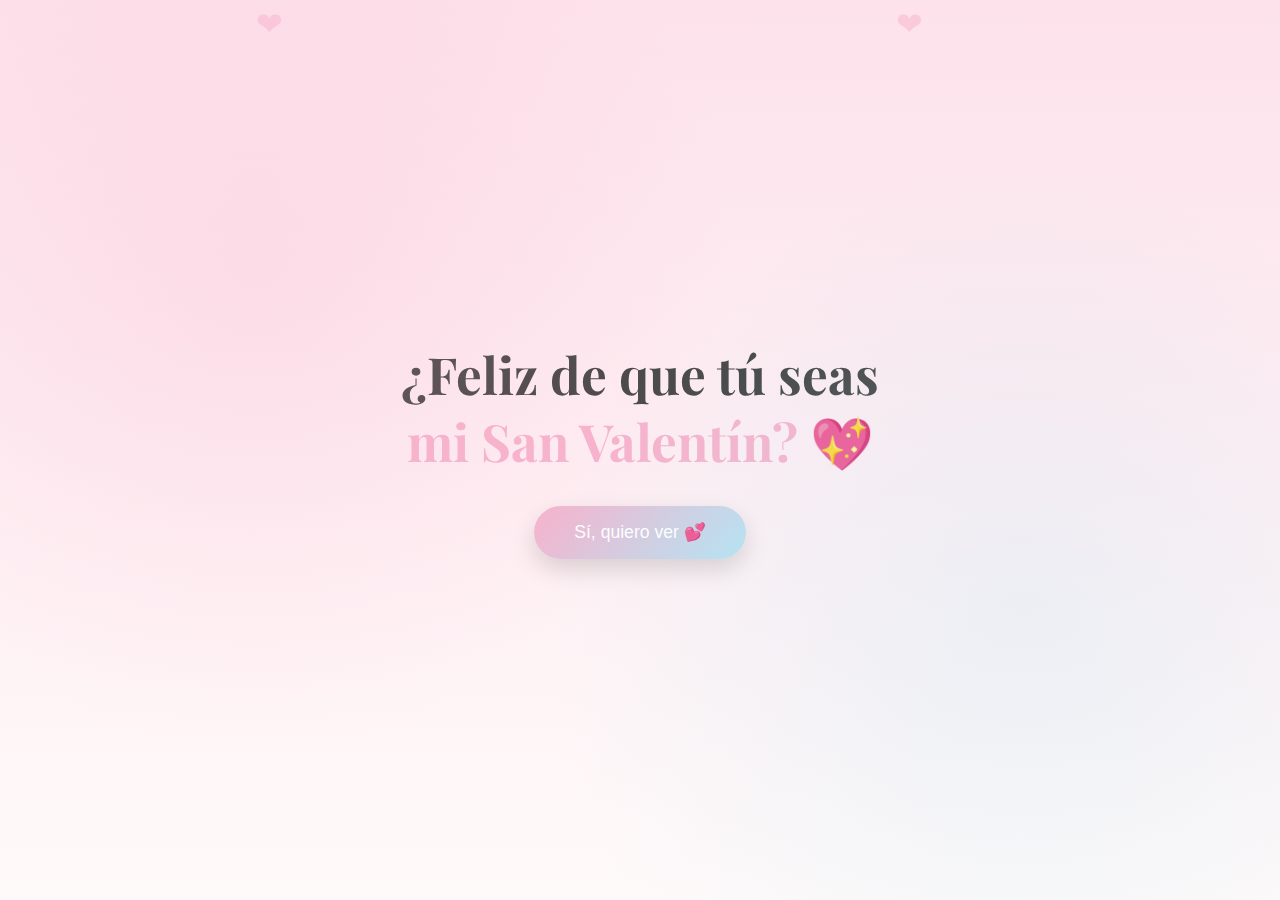
<file: special-project/index.html>
<!DOCTYPE html>
<html lang="es">
<head>
  <meta charset="UTF-8" />
  <meta name="viewport" content="width=device-width, initial-scale=1.0" />
  <title>¿Mi San Valentín?</title>

  <!-- Google Font -->
  <link href="https://fonts.googleapis.com/css2?family=Playfair+Display:wght@500;700&family=Poppins:wght@300;400;500&display=swap" rel="stylesheet">

  <!-- CSS -->
  <link rel="stylesheet" href="css/styles.css" />
  <link rel="stylesheet" href="css/animations.css" />
</head>
<body>

  <!-- Fondo animado -->
  <div class="hearts-background"></div>

  <!-- Contenedor principal -->
  <main class="container center">
    <h1 class="fade-in">¿Feliz de que tú seas<br><span>mi San Valentín?</span> 💖</h1>

    <button class="btn-primary pulse" onclick="goToLogin()">
      Sí, quiero ver 💕
    </button>
  </main>

  <!-- JS -->
  <script>
    function goToLogin() {
      window.location.href = 'login.html';
    }
  </script>

</body>
</html>
</file>
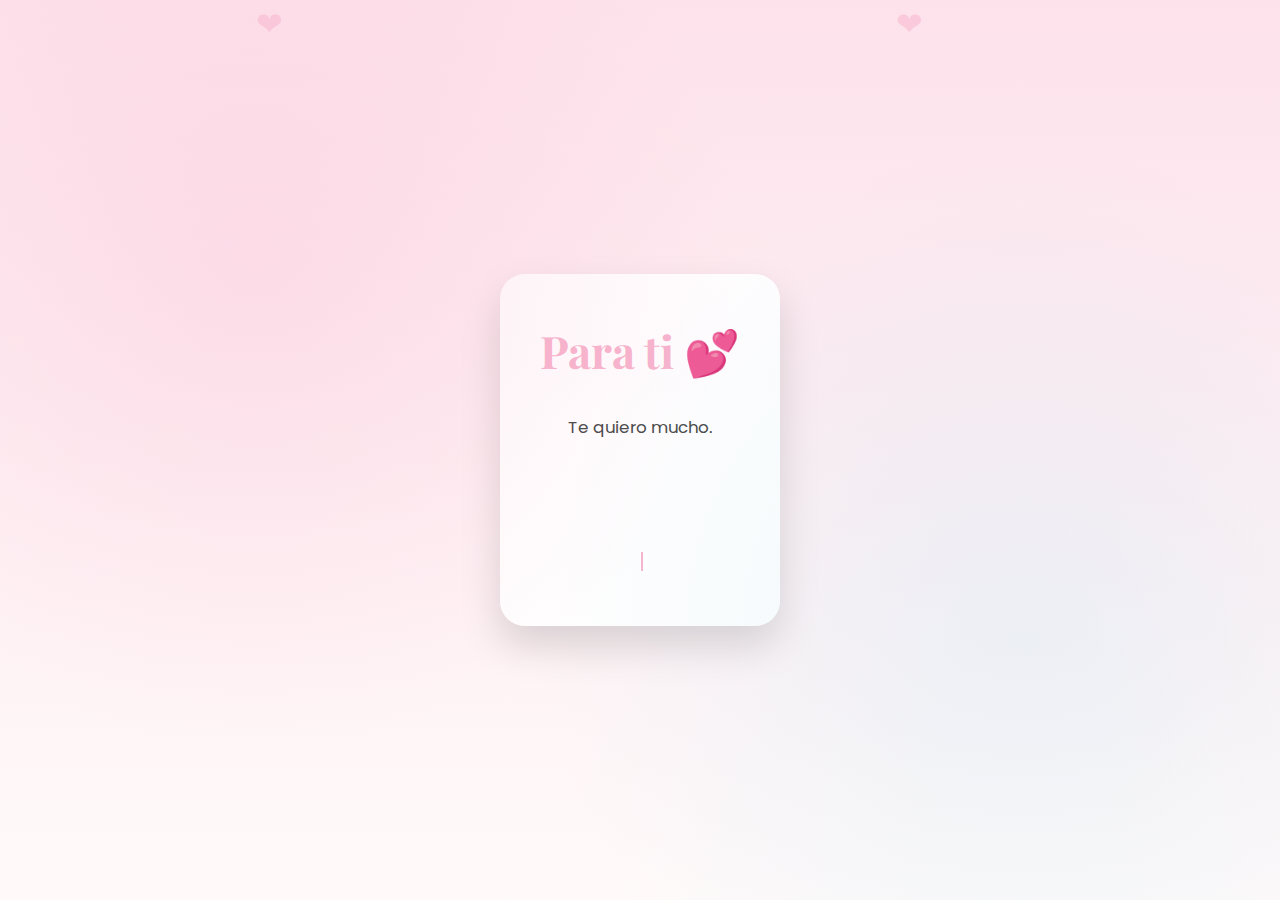
<file: special-project/amor.html>
<!DOCTYPE html>
<html lang="es">
<head>
  <meta charset="UTF-8" />
  <meta name="viewport" content="width=device-width, initial-scale=1.0" />
  <title>Te quiero mucho 💖</title>

  <!-- Google Fonts -->
  <link href="https://fonts.googleapis.com/css2?family=Playfair+Display:wght@500;700&family=Poppins:wght@300;400;500&display=swap" rel="stylesheet">

  <!-- CSS -->
  <link rel="stylesheet" href="css/styles.css" />
  <link rel="stylesheet" href="css/animations.css" />

  <style>
    .love-box {
      max-width: 700px;
      background: rgba(255, 255, 255, 0.9);
      padding: 3rem 2.5rem;
      border-radius: 25px;
      box-shadow: 0 20px 40px rgba(0, 0, 0, 0.15);
    }

    .love-title {
      font-family: 'Playfair Display', serif;
      font-size: clamp(2rem, 4vw, 2.8rem);
      color: var(--rosa-principal);
      margin-bottom: 2rem;
      text-align: center;
    }

    .love-text {
      font-size: 1.05rem;
      line-height: 1.8;
      text-align: center;
      min-height: 140px;
    }

    .cursor {
      display: inline-block;
      width: 2px;
      height: 1.2em;
      background: var(--rosa-principal);
      margin-left: 3px;
      animation: blink 1s infinite;
    }

    @keyframes blink {
      0%, 50% { opacity: 1; }
      51%, 100% { opacity: 0; }
    }

    .love-btn {
      margin-top: 2.5rem;
      display: none;
      text-align: center;
    }

    .final-message {
      margin-top: 2rem;
      font-size: 1.1rem;
      text-align: center;
      display: none;
      color: var(--rosa-principal);
      font-weight: 500;
    }
  </style>
</head>
<body>

  <div class="hearts-background"></div>

  <main class="container center">
    <div class="love-box fade-in">
      <h1 class="love-title">Para ti 💕</h1>

      <div class="love-text" id="loveText"></div><span class="cursor"></span>

      <div class="love-btn" id="loveBtn">
        <button class="btn-primary" onclick="showFinalMessage()">Yo también 💖</button>
      </div>

      <div class="final-message" id="finalMessage">
        Gracias por existir y hacer mi vida más bonita ✨
      </div>
    </div>
  </main>

  <script>
    const message = `Te quiero mucho.

No solo por lo que eres,
sino por todo lo que compartimos,
por cada risa, cada momento
y cada recuerdo que seguimos creando.

Estar contigo hace que todo tenga más sentido.`;

    const textElement = document.getElementById('loveText');
    const button = document.getElementById('loveBtn');
    let index = 0;

    function typeText() {
      if (index < message.length) {
        textElement.innerHTML += message.charAt(index);
        index++;
        setTimeout(typeText, 45);
      } else {
        button.style.display = 'block';
      }
    }

    function showFinalMessage() {
      document.getElementById('finalMessage').style.display = 'block';
    }

    typeText();
  </script>

</body>
</html>
</file>
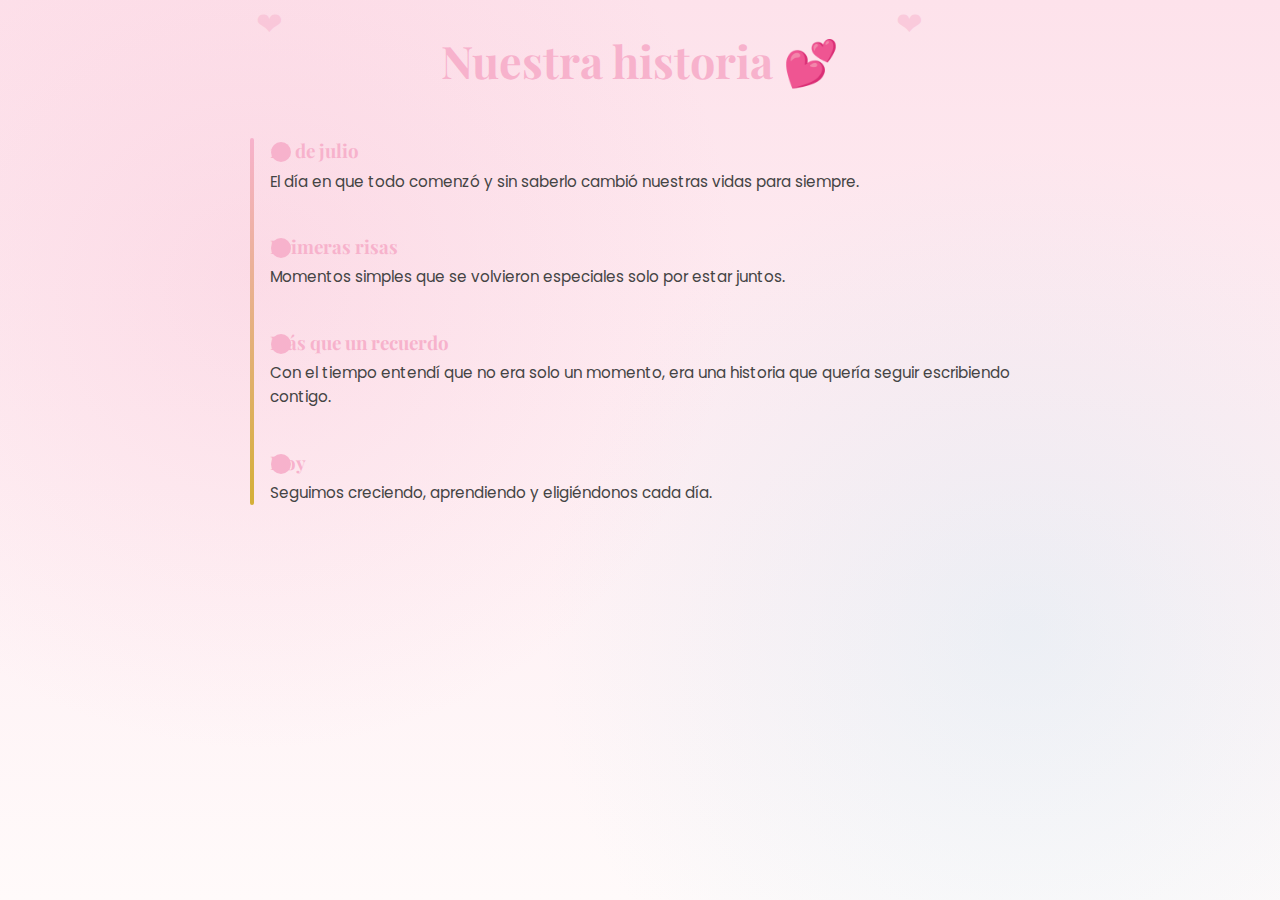
<file: special-project/historia.html>
<!DOCTYPE html>
<html lang="es">
<head>
  <meta charset="UTF-8" />
  <meta name="viewport" content="width=device-width, initial-scale=1.0" />
  <title>Nuestra historia 💌</title>

  <!-- Google Fonts -->
  <link href="https://fonts.googleapis.com/css2?family=Playfair+Display:wght@500;700&family=Poppins:wght@300;400;500&display=swap" rel="stylesheet">

  <!-- CSS -->
  <link rel="stylesheet" href="css/styles.css" />
  <link rel="stylesheet" href="css/animations.css" />

  <style>
    .story-container {
      max-width: 800px;
      margin: auto;
    }

    .story-title {
      font-family: 'Playfair Display', serif;
      font-size: clamp(2rem, 4vw, 2.8rem);
      color: var(--rosa-principal);
      text-align: center;
      margin-bottom: 3rem;
    }

    .timeline {
      position: relative;
      padding-left: 30px;
    }

    .timeline::before {
      content: '';
      position: absolute;
      left: 10px;
      top: 0;
      width: 4px;
      height: 100%;
      background: linear-gradient(var(--rosa-principal), var(--dorado));
      border-radius: 2px;
    }

    .event {
      margin-bottom: 2.5rem;
      opacity: 0;
      transform: translateY(30px);
      transition: all 0.6s ease;
    }

    .event.show {
      opacity: 1;
      transform: translateY(0);
    }

    .event h3 {
      font-family: 'Playfair Display', serif;
      color: var(--rosa-principal);
      margin-bottom: 0.4rem;
    }

    .event p {
      font-size: 0.95rem;
      line-height: 1.6;
    }

    .dot {
      position: absolute;
      left: 1px;
      width: 20px;
      height: 20px;
      background: var(--rosa-principal);
      border-radius: 50%;
      transform: translateY(4px);
    }
  </style>
</head>
<body>

  <div class="hearts-background"></div>

  <main class="container">
    <section class="story-container">
      <h1 class="story-title fade-in">Nuestra historia 💕</h1>

      <div class="timeline">

        <div class="event">
          <div class="dot"></div>
          <h3>26 de julio</h3>
          <p>El día en que todo comenzó y sin saberlo cambió nuestras vidas para siempre.</p>
        </div>

        <div class="event">
          <div class="dot"></div>
          <h3>Primeras risas</h3>
          <p>Momentos simples que se volvieron especiales solo por estar juntos.</p>
        </div>

        <div class="event">
          <div class="dot"></div>
          <h3>Más que un recuerdo</h3>
          <p>Con el tiempo entendí que no era solo un momento, era una historia que quería seguir escribiendo contigo.</p>
        </div>

        <div class="event">
          <div class="dot"></div>
          <h3>Hoy</h3>
          <p>Seguimos creciendo, aprendiendo y eligiéndonos cada día.</p>
        </div>

      </div>
    </section>
  </main>

  <script>
    const events = document.querySelectorAll('.event');

    function revealOnScroll() {
      const trigger = window.innerHeight * 0.85;

      events.forEach(event => {
        const top = event.getBoundingClientRect().top;
        if (top < trigger) {
          event.classList.add('show');
        }
      });
    }

    window.addEventListener('scroll', revealOnScroll);
    revealOnScroll();
  </script>

</body>
</html>
</file>
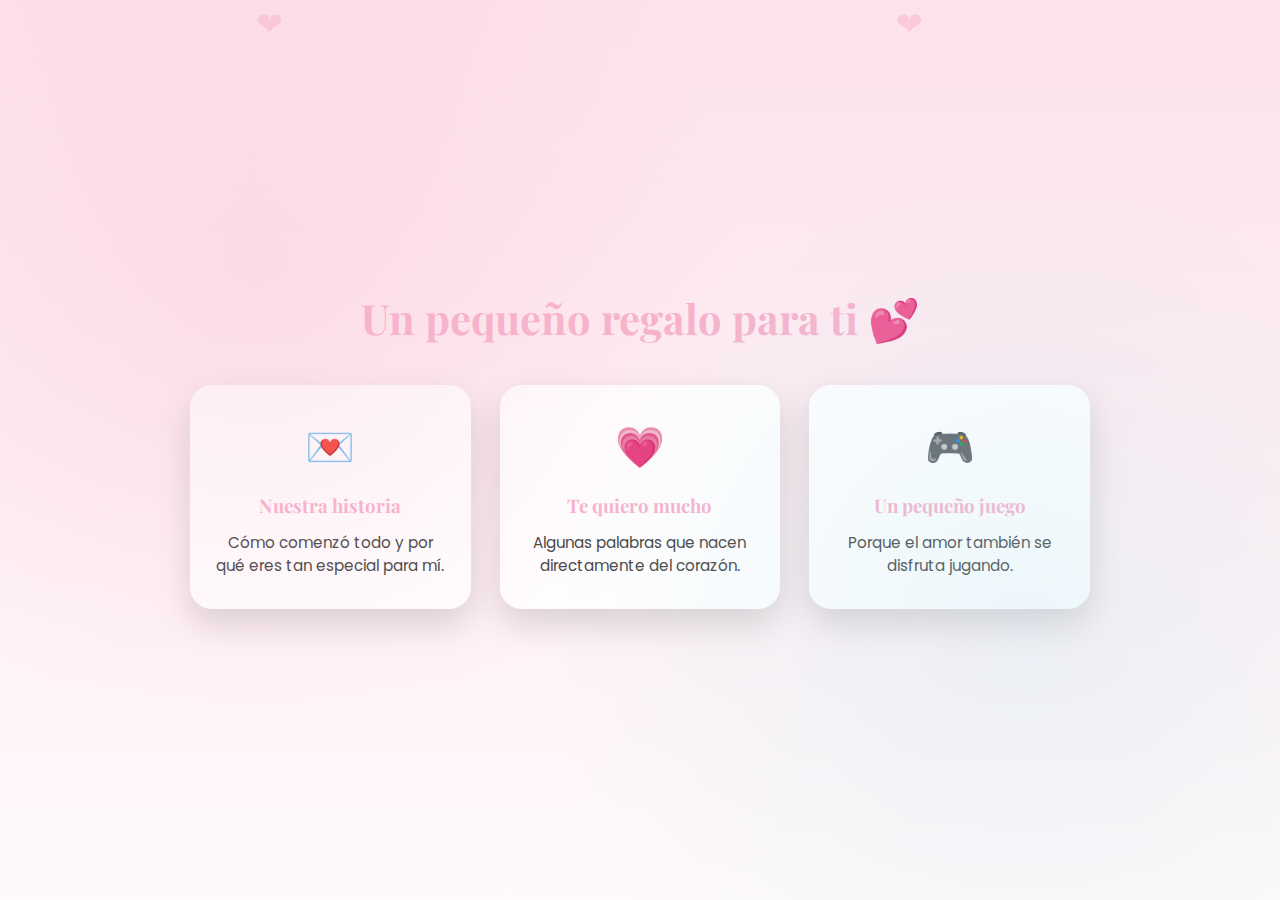
<file: special-project/home.html>
<!DOCTYPE html>
<html lang="es">
<head>
  <meta charset="UTF-8" />
  <meta name="viewport" content="width=device-width, initial-scale=1.0" />
  <title>Para ti 💖</title>

  <!-- Google Fonts -->
  <link href="https://fonts.googleapis.com/css2?family=Playfair+Display:wght@500;700&family=Poppins:wght@300;400;500&display=swap" rel="stylesheet">

  <!-- CSS -->
  <link rel="stylesheet" href="css/styles.css" />
  <link rel="stylesheet" href="css/animations.css" />

  <style>
    .menu-title {
      font-family: 'Playfair Display', serif;
      font-size: clamp(1.8rem, 4vw, 2.6rem);
      margin-bottom: 2.5rem;
      color: var(--rosa-principal);
    }

    .cards {
      display: grid;
      grid-template-columns: repeat(auto-fit, minmax(220px, 1fr));
      gap: 1.8rem;
      width: 100%;
      max-width: 900px;
    }

    .card {
      background: rgba(255, 255, 255, 0.9);
      border-radius: 22px;
      padding: 2rem 1.5rem;
      box-shadow: 0 15px 35px rgba(0, 0, 0, 0.15);
      cursor: pointer;
      text-align: center;
    }

    .card:hover {
      transform: translateY(-10px) scale(1.03);
    }

    .card h3 {
      font-family: 'Playfair Display', serif;
      margin-bottom: 0.8rem;
      color: var(--rosa-principal);
    }

    .card p {
      font-size: 0.95rem;
    }

    .icon {
      font-size: 2.5rem;
      margin-bottom: 1rem;
    }
  </style>
</head>
<body>

  <div class="hearts-background"></div>

  <main class="container center">
    <h1 class="menu-title fade-in">Un pequeño regalo para ti 💕</h1>

    <section class="cards fade-in">

      <div class="card" onclick="openStory()">
        <div class="icon">💌</div>
        <h3>Nuestra historia</h3>
        <p>Cómo comenzó todo y por qué eres tan especial para mí.</p>
      </div>

      <div class="card" onclick="openLove()">
        <div class="icon">💗</div>
        <h3>Te quiero mucho</h3>
        <p>Algunas palabras que nacen directamente del corazón.</p>
      </div>

      <div class="card" onclick="openGame()">
        <div class="icon">🎮</div>
        <h3>Un pequeño juego</h3>
        <p>Porque el amor también se disfruta jugando.</p>
      </div>

    </section>
  </main>

  <script>
    function openStory() {
      window.open('historia.html', '_blank');
    }

    function openLove() {
      window.location.href = 'amor.html';
    }

    function openGame() {
      window.location.href = 'juego.html';
    }
  </script>

</body>
</html>
</file>
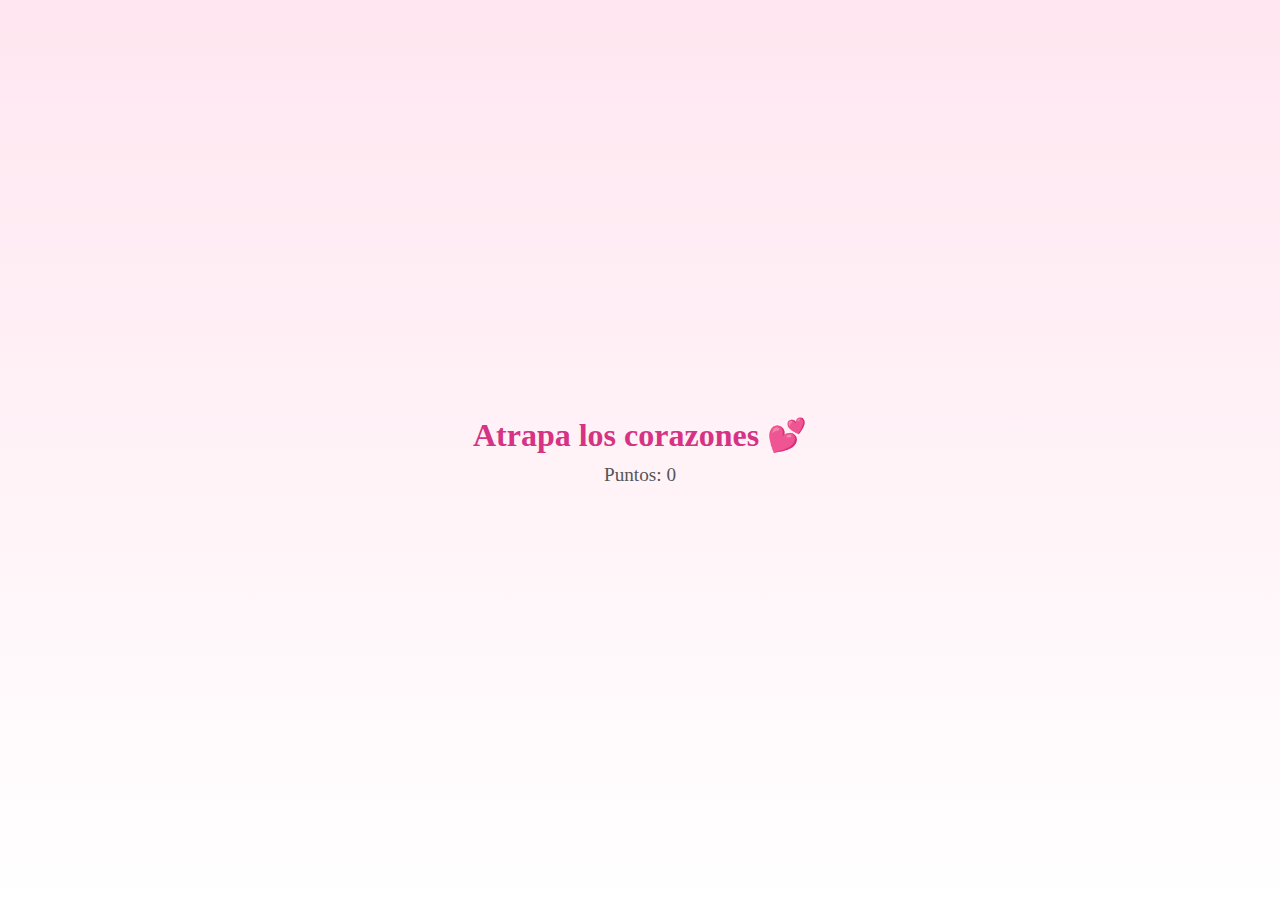
<file: special-project/juego.html>
<!DOCTYPE html>
<html lang="es">
<head>
    <meta charset="UTF-8">
    <title>Juego del Amor 💖</title>
    <style>
        body {
            margin: 0;
            height: 100vh;
            background: linear-gradient(to bottom, #ffe6f0, #fff);
            font-family: 'Georgia', serif;
            overflow: hidden;
            display: flex;
            flex-direction: column;
            align-items: center;
            justify-content: center;
        }

        h1 {
            color: #d63384;
            margin-bottom: 10px;
        }

        #score {
            font-size: 1.2em;
            color: #555;
            margin-bottom: 20px;
        }

        .heart {
            position: absolute;
            font-size: 2rem;
            cursor: pointer;
            animation: fall linear forwards;
        }

        @keyframes fall {
            from {
                top: -50px;
                opacity: 1;
            }
            to {
                top: 100vh;
                opacity: 0.8;
            }
        }

        #finalMessage {
            display: none;
            background: white;
            padding: 30px;
            border-radius: 15px;
            box-shadow: 0 10px 25px rgba(0,0,0,0.2);
            text-align: center;
            max-width: 300px;
        }

        #finalMessage h2 {
            color: #d63384;
        }

        #finalMessage button {
            margin-top: 15px;
            padding: 10px 20px;
            border: none;
            border-radius: 20px;
            background: #ff69b4;
            color: white;
            cursor: pointer;
            font-size: 1em;
        }

        #finalMessage button:hover {
            background: #ff85c1;
        }
    </style>
</head>
<body>

<h1>Atrapa los corazones 💕</h1>
<div id="score">Puntos: 0</div>

<div id="finalMessage">
    <h2>💖 ¡Ganaste! 💖</h2>
    <p>
        No importa cuántos corazones atrapes aquí,<br>
        porque tú ya atrapaste el mío desde el<br>
        <strong>26 de julio</strong>.
    </p>
    <button onclick="location.href='home.html'">Volver</button>
</div>

<script>
    let score = 0;
    const scoreDisplay = document.getElementById("score");
    const finalMessage = document.getElementById("finalMessage");
    const maxScore = 10;

    function createHeart() {
        const heart = document.createElement("div");
        heart.classList.add("heart");
        heart.innerText = "💖";

        heart.style.left = Math.random() * 90 + "vw";
        heart.style.animationDuration = (3 + Math.random() * 2) + "s";

        heart.addEventListener("click", () => {
            score++;
            scoreDisplay.innerText = "Puntos: " + score;
            heart.remove();

            if (score >= maxScore) {
                endGame();
            }
        });

        document.body.appendChild(heart);

        setTimeout(() => {
            heart.remove();
        }, 5000);
    }

    function endGame() {
        document.querySelectorAll(".heart").forEach(h => h.remove());
        finalMessage.style.display = "block";
        clearInterval(gameInterval);
    }

    const gameInterval = setInterval(createHeart, 800);
</script>

</body>
</html>
</file>
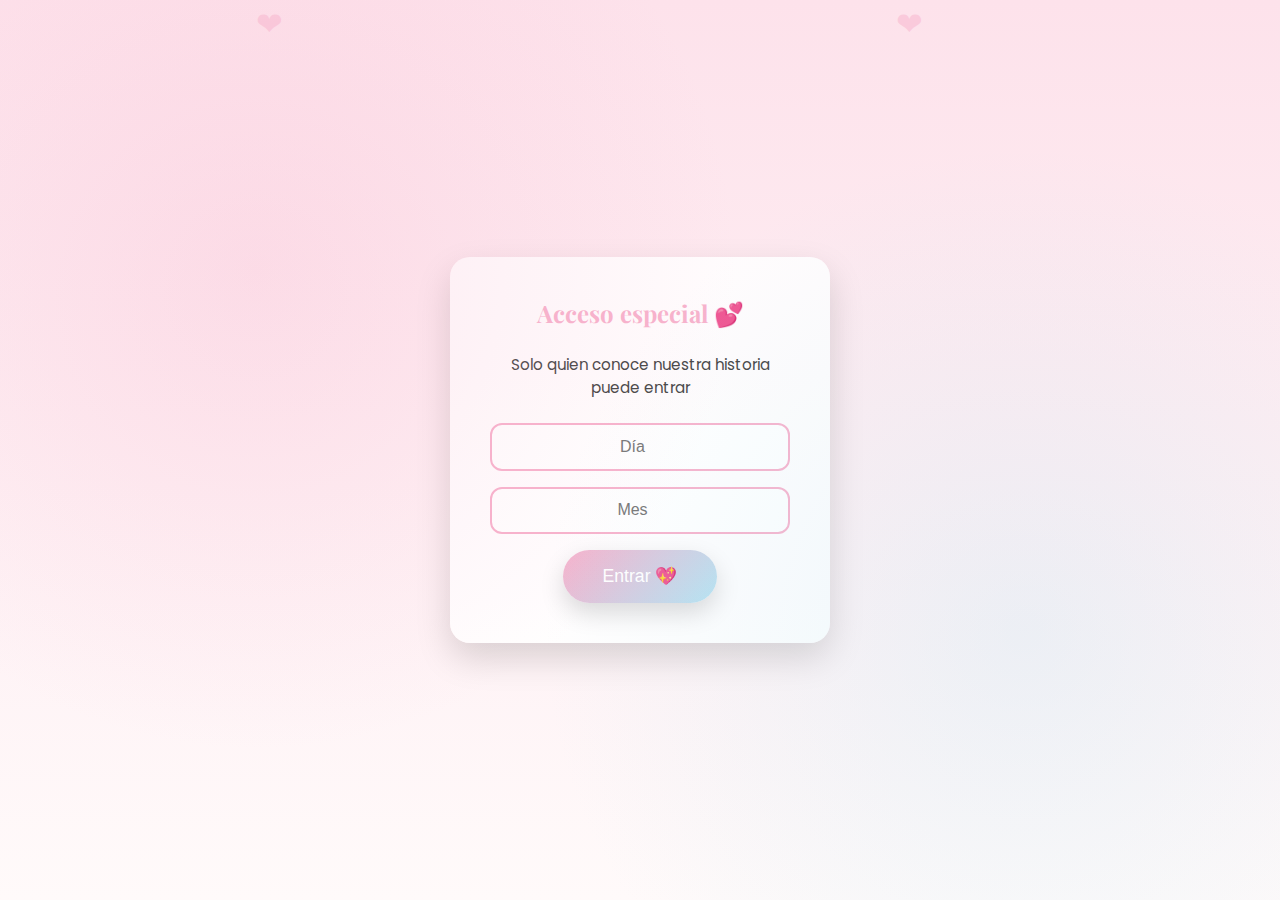
<file: special-project/login.html>
<!DOCTYPE html>
<html lang="es">
<head>
  <meta charset="UTF-8" />
  <meta name="viewport" content="width=device-width, initial-scale=1.0" />
  <title>Acceso especial 💖</title>

  <!-- Google Fonts -->
  <link href="https://fonts.googleapis.com/css2?family=Playfair+Display:wght@500;700&family=Poppins:wght@300;400;500&display=swap" rel="stylesheet">

  <!-- CSS -->
  <link rel="stylesheet" href="css/styles.css" />
  <link rel="stylesheet" href="css/animations.css" />

  <style>
    .login-box {
      background: rgba(255, 255, 255, 0.85);
      padding: 2.5rem;
      border-radius: 20px;
      box-shadow: 0 15px 35px rgba(0, 0, 0, 0.15);
      max-width: 380px;
      width: 100%;
    }

    .login-box h2 {
      font-family: 'Playfair Display', serif;
      margin-bottom: 1.5rem;
      color: var(--rosa-principal);
    }

    .login-box p {
      font-size: 0.95rem;
      margin-bottom: 1.5rem;
    }

    .login-box input {
      width: 100%;
      padding: 0.8rem 1rem;
      margin-bottom: 1rem;
      border-radius: 12px;
      border: 2px solid var(--rosa-principal);
      font-size: 1rem;
      text-align: center;
      outline: none;
    }

    .login-box input:focus {
      border-color: var(--dorado);
    }

    .error {
      color: #c0392b;
      margin-top: 1rem;
      font-size: 0.9rem;
      display: none;
    }

    .shake {
      animation: shake 0.4s;
    }

    @keyframes shake {
      0% { transform: translateX(0); }
      25% { transform: translateX(-5px); }
      50% { transform: translateX(5px); }
      75% { transform: translateX(-5px); }
      100% { transform: translateX(0); }
    }
  </style>
</head>
<body>

  <div class="hearts-background"></div>

  <main class="container center">
    <div class="login-box fade-in">
      <h2>Acceso especial 💕</h2>
      <p>Solo quien conoce nuestra historia puede entrar</p>

      <input type="number" id="day" placeholder="Día" min="1" max="31" />
      <input type="number" id="month" placeholder="Mes" min="1" max="12" />

      <button class="btn-primary" onclick="checkDate()">Entrar 💖</button>

      <div class="error" id="errorMsg">Ups… intenta recordar ese día tan especial 💭</div>
    </div>
  </main>

  <script>
    // CAMBIA ESTA FECHA POR LA DE USTEDES
    const correctDay = 26;
    const correctMonth = 7;

    function checkDate() {
      const day = document.getElementById('day').value;
      const month = document.getElementById('month').value;
      const errorMsg = document.getElementById('errorMsg');
      const box = document.querySelector('.login-box');

      if (parseInt(day) === correctDay && parseInt(month) === correctMonth) {
        window.location.href = 'home.html';
      } else {
        errorMsg.style.display = 'block';
        box.classList.add('shake');
        setTimeout(() => box.classList.remove('shake'), 400);
      }
    }
  </script>

</body>
</html>
</file>
<file: special-project/css/styles.css>
/* =========================
   VARIABLES DE COLOR
========================= */
:root {
  --rosa-principal: #f7b2cc;
  --rosa-suave: #fde2eb;
  --blanco: #fffafa;
  --azul-claro: #b5e3f2;
  --dorado: #d4af37;
  --texto: #444;
}

/* =========================
   RESET BÁSICO
========================= */
* {
  margin: 0;
  padding: 0;
  box-sizing: border-box;
}

body {
  font-family: 'Poppins', sans-serif;
  background: linear-gradient(180deg, var(--rosa-suave), var(--blanco));
  min-height: 100vh;
  color: var(--texto);
  overflow: hidden;
}

/* =========================
   CONTENEDORES
========================= */
.container {
  width: 100%;
  height: 100vh;
  padding: 2rem;
}

.center {
  display: flex;
  flex-direction: column;
  align-items: center;
  justify-content: center;
  text-align: center;
}

/* =========================
   TÍTULOS
========================= */
h1 {
  font-family: 'Playfair Display', serif;
  font-size: clamp(2rem, 5vw, 3.2rem);
  margin-bottom: 2rem;
  line-height: 1.3;
}

h1 span {
  color: var(--rosa-principal);
}

/* =========================
   BOTONES
========================= */
.btn-primary {
  background: linear-gradient(135deg, var(--rosa-principal), var(--azul-claro));
  border: none;
  padding: 1rem 2.5rem;
  border-radius: 40px;
  font-size: 1.1rem;
  font-weight: 500;
  cursor: pointer;
  color: #fff;
  box-shadow: 0 10px 25px rgba(0, 0, 0, 0.15);
  transition: all 0.3s ease;
}

.btn-primary:hover {
  transform: scale(1.08);
  box-shadow: 0 15px 30px rgba(0, 0, 0, 0.2);
}

/* =========================
   FONDO DE CORAZONES
========================= */
.hearts-background {
  position: absolute;
  inset: 0;
  pointer-events: none;
  background-image: radial-gradient(circle at 20% 30%, rgba(247, 178, 204, 0.25) 0%, transparent 40%),
                    radial-gradient(circle at 80% 70%, rgba(181, 227, 242, 0.25) 0%, transparent 40%);
}

/* =========================
   RESPONSIVE
========================= */
@media (max-width: 600px) {
  h1 {
    font-size: 2rem;
  }

  .btn-primary {
    font-size: 1rem;
    padding: 0.9rem 2rem;
  }
}
</file>
<file: special-project/css/animations.css>
/* =========================
   ANIMACIONES GENERALES
========================= */

.fade-in {
  animation: fadeIn 2s ease forwards;
}

@keyframes fadeIn {
  from {
    opacity: 0;
    transform: translateY(20px);
  }
  to {
    opacity: 1;
    transform: translateY(0);
  }
}

/* =========================
   BOTÓN PULSANTE
========================= */
.pulse {
  animation: pulse 2.5s infinite;
}

@keyframes pulse {
  0% {
    transform: scale(1);
  }
  50% {
    transform: scale(1.08);
  }
  100% {
    transform: scale(1);
  }
}

/* =========================
   CORAZONES FLOTANTES
========================= */
.hearts-background::before,
.hearts-background::after {
  content: '❤';
  position: absolute;
  font-size: 2rem;
  color: rgba(247, 178, 204, 0.5);
  animation: floatHearts 12s linear infinite;
}

.hearts-background::before {
  left: 20%;
  animation-delay: 0s;
}

.hearts-background::after {
  left: 70%;
  animation-delay: 6s;
}

@keyframes floatHearts {
  0% {
    bottom: -10%;
    opacity: 0;
    transform: translateX(0) scale(1);
  }
  10% {
    opacity: 1;
  }
  50% {
    transform: translateX(30px) scale(1.2);
  }
  100% {
    bottom: 110%;
    opacity: 0;
    transform: translateX(-30px) scale(0.9);
  }
}

/* =========================
   TRANSICIONES SUAVES
========================= */
* {
  transition: background-color 0.3s ease,
              color 0.3s ease,
              transform 0.3s ease;
}
</file>
